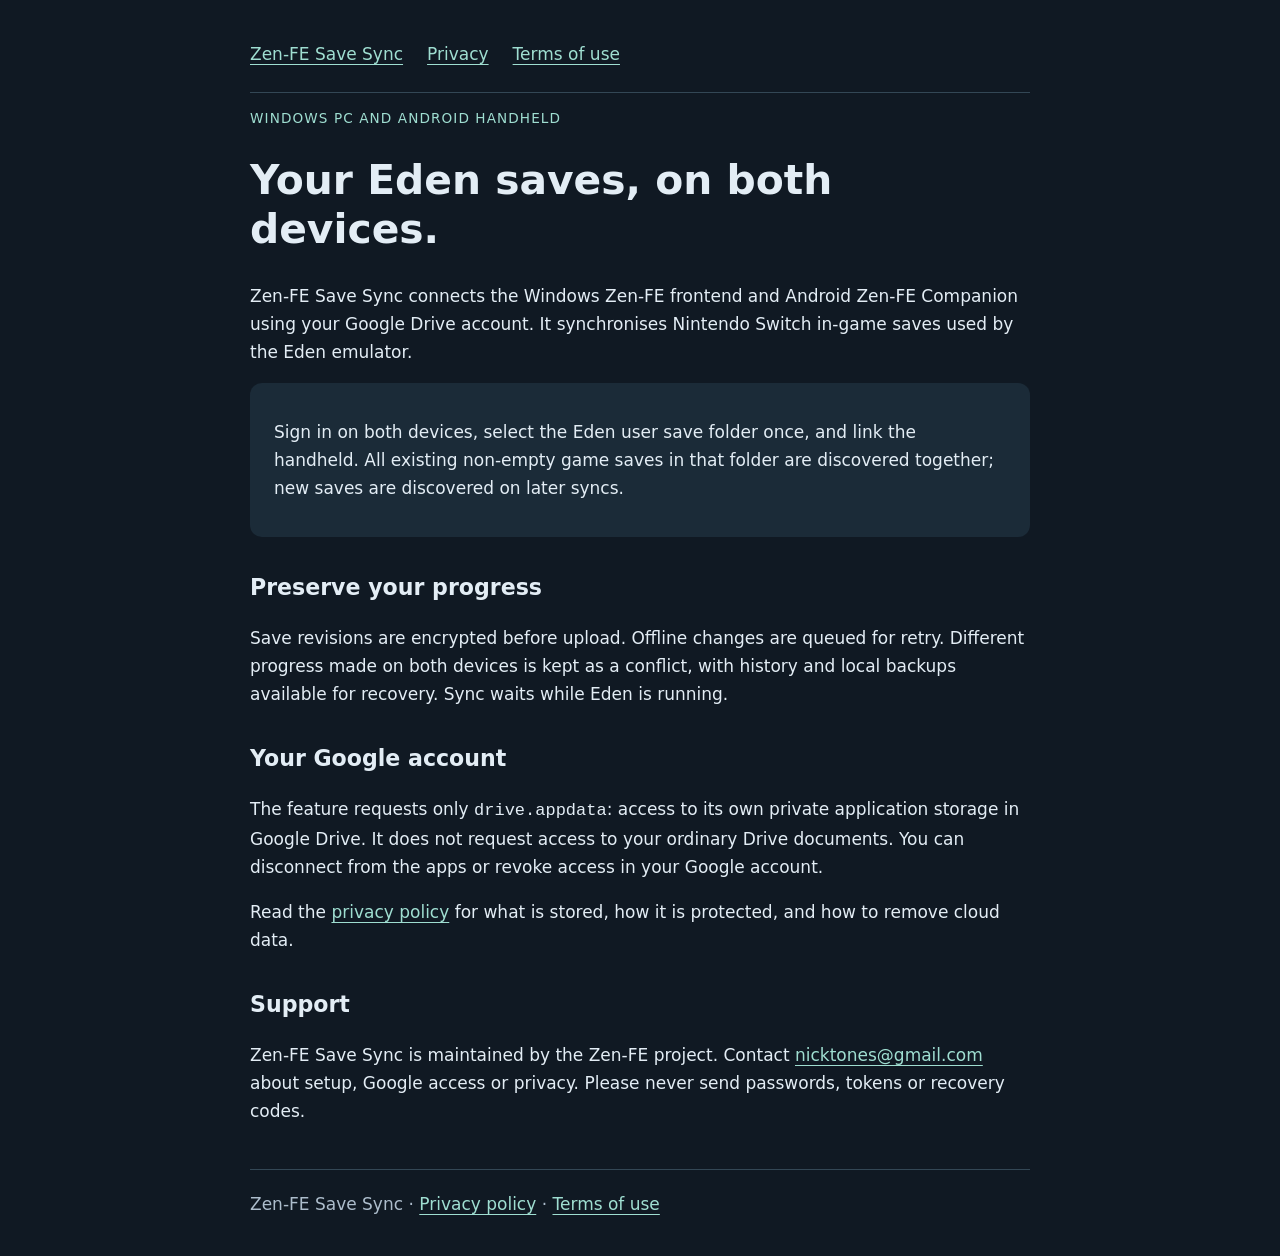
<file: index.html>
<!doctype html>
<html lang="en"><head><meta charset="utf-8"><meta name="viewport" content="width=device-width, initial-scale=1"><title>Zen-FE Save Sync</title><link rel="stylesheet" href="style.css"></head>
<body><nav aria-label="Main"><a href="index.html">Zen-FE Save Sync</a><a href="privacy.html">Privacy</a><a href="terms.html">Terms of use</a></nav><main>
<p class="eyebrow">Windows PC and Android handheld</p><h1>Your Eden saves, on both devices.</h1>
<p>Zen-FE Save Sync connects the Windows Zen-FE frontend and Android Zen-FE Companion using your Google Drive account. It synchronises Nintendo Switch in-game saves used by the Eden emulator.</p>
<div class="panel"><p>Sign in on both devices, select the Eden user save folder once, and link the handheld. All existing non-empty game saves in that folder are discovered together; new saves are discovered on later syncs.</p></div>
<h2>Preserve your progress</h2><p>Save revisions are encrypted before upload. Offline changes are queued for retry. Different progress made on both devices is kept as a conflict, with history and local backups available for recovery. Sync waits while Eden is running.</p>
<h2>Your Google account</h2><p>The feature requests only <code>drive.appdata</code>: access to its own private application storage in Google Drive. It does not request access to your ordinary Drive documents. You can disconnect from the apps or revoke access in your Google account.</p>
<p>Read the <a href="privacy.html">privacy policy</a> for what is stored, how it is protected, and how to remove cloud data.</p>
<h2>Support</h2><p>Zen-FE Save Sync is maintained by the Zen-FE project. Contact <a href="mailto:nicktones@gmail.com">nicktones@gmail.com</a> about setup, Google access or privacy. Please never send passwords, tokens or recovery codes.</p>
</main><footer>Zen-FE Save Sync · <a href="privacy.html">Privacy policy</a> · <a href="terms.html">Terms of use</a></footer></body></html>
</file>
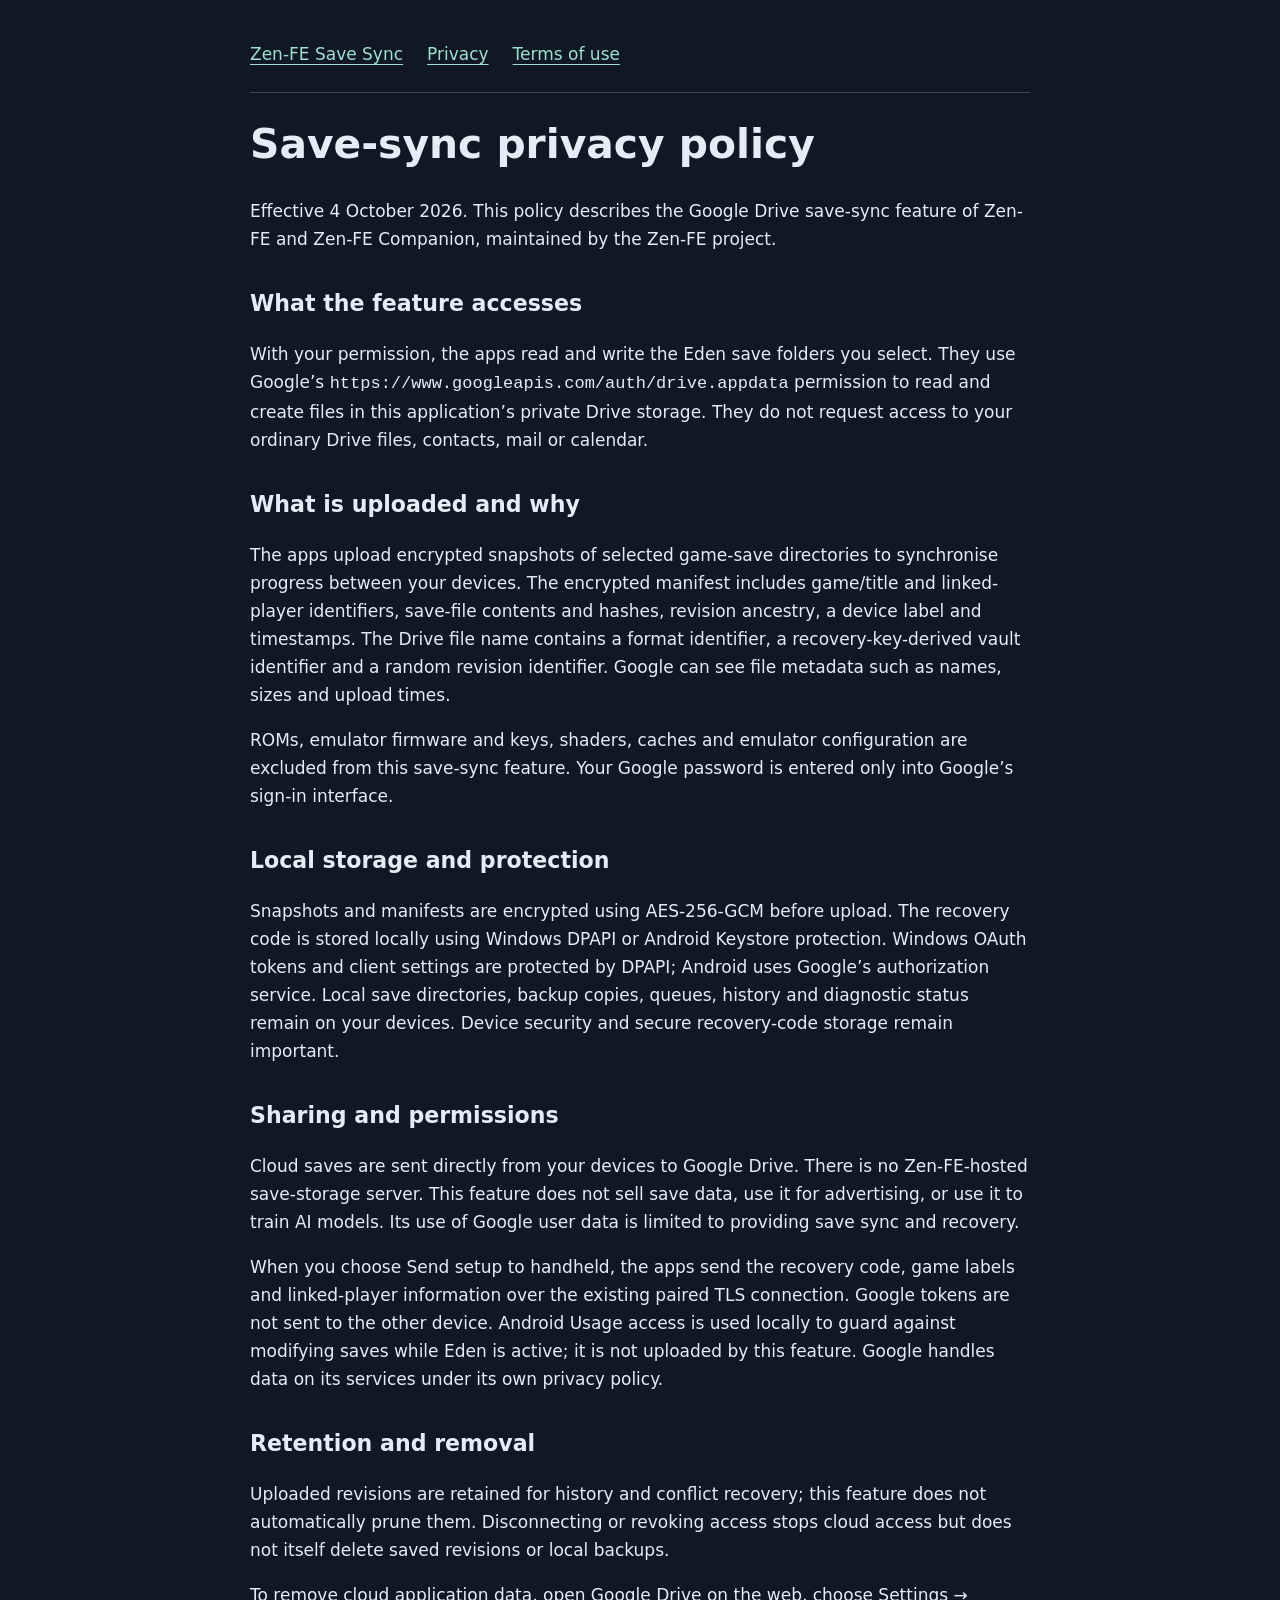
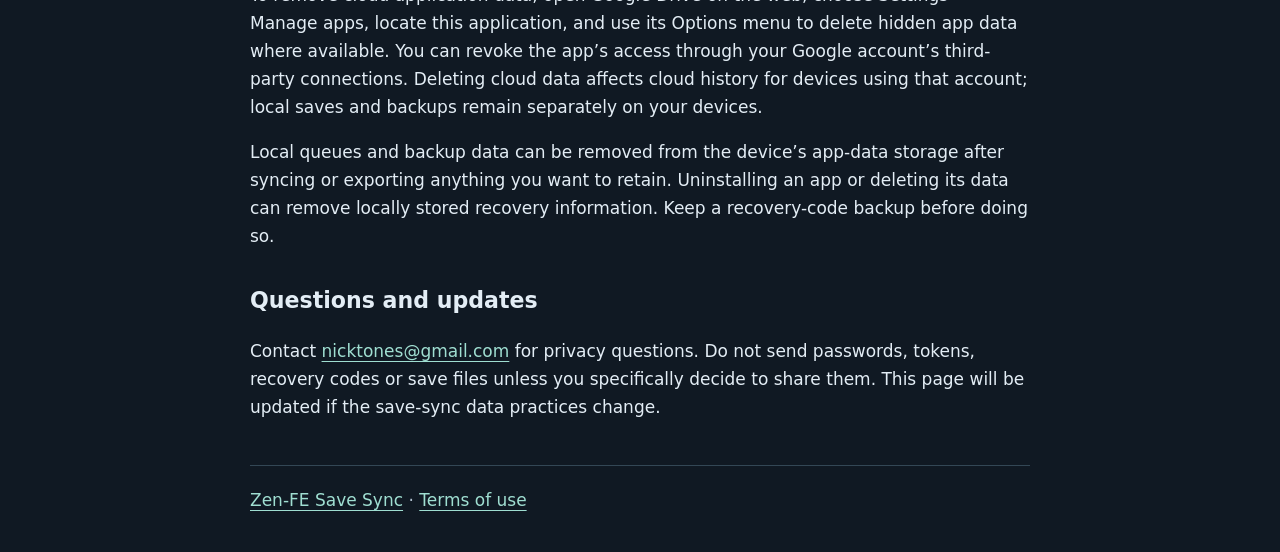
<file: privacy.html>
<!doctype html>
<html lang="en"><head><meta charset="utf-8"><meta name="viewport" content="width=device-width, initial-scale=1"><title>Privacy — Zen-FE Save Sync</title><link rel="stylesheet" href="style.css"></head>
<body><nav aria-label="Main"><a href="index.html">Zen-FE Save Sync</a><a href="privacy.html">Privacy</a><a href="terms.html">Terms of use</a></nav><main>
<h1>Save-sync privacy policy</h1><p>Effective 4 October 2026. This policy describes the Google Drive save-sync feature of Zen-FE and Zen-FE Companion, maintained by the Zen-FE project.</p>
<h2>What the feature accesses</h2><p>With your permission, the apps read and write the Eden save folders you select. They use Google’s <code>https://www.googleapis.com/auth/drive.appdata</code> permission to read and create files in this application’s private Drive storage. They do not request access to your ordinary Drive files, contacts, mail or calendar.</p>
<h2>What is uploaded and why</h2><p>The apps upload encrypted snapshots of selected game-save directories to synchronise progress between your devices. The encrypted manifest includes game/title and linked-player identifiers, save-file contents and hashes, revision ancestry, a device label and timestamps. The Drive file name contains a format identifier, a recovery-key-derived vault identifier and a random revision identifier. Google can see file metadata such as names, sizes and upload times.</p>
<p>ROMs, emulator firmware and keys, shaders, caches and emulator configuration are excluded from this save-sync feature. Your Google password is entered only into Google’s sign-in interface.</p>
<h2>Local storage and protection</h2><p>Snapshots and manifests are encrypted using AES-256-GCM before upload. The recovery code is stored locally using Windows DPAPI or Android Keystore protection. Windows OAuth tokens and client settings are protected by DPAPI; Android uses Google’s authorization service. Local save directories, backup copies, queues, history and diagnostic status remain on your devices. Device security and secure recovery-code storage remain important.</p>
<h2>Sharing and permissions</h2><p>Cloud saves are sent directly from your devices to Google Drive. There is no Zen-FE-hosted save-storage server. This feature does not sell save data, use it for advertising, or use it to train AI models. Its use of Google user data is limited to providing save sync and recovery.</p>
<p>When you choose Send setup to handheld, the apps send the recovery code, game labels and linked-player information over the existing paired TLS connection. Google tokens are not sent to the other device. Android Usage access is used locally to guard against modifying saves while Eden is active; it is not uploaded by this feature. Google handles data on its services under its own privacy policy.</p>
<h2>Retention and removal</h2><p>Uploaded revisions are retained for history and conflict recovery; this feature does not automatically prune them. Disconnecting or revoking access stops cloud access but does not itself delete saved revisions or local backups.</p>
<p>To remove cloud application data, open Google Drive on the web, choose Settings → Manage apps, locate this application, and use its Options menu to delete hidden app data where available. You can revoke the app’s access through your Google account’s third-party connections. Deleting cloud data affects cloud history for devices using that account; local saves and backups remain separately on your devices.</p>
<p>Local queues and backup data can be removed from the device’s app-data storage after syncing or exporting anything you want to retain. Uninstalling an app or deleting its data can remove locally stored recovery information. Keep a recovery-code backup before doing so.</p>
<h2>Questions and updates</h2><p>Contact <a href="mailto:nicktones@gmail.com">nicktones@gmail.com</a> for privacy questions. Do not send passwords, tokens, recovery codes or save files unless you specifically decide to share them. This page will be updated if the save-sync data practices change.</p>
</main><footer><a href="index.html">Zen-FE Save Sync</a> · <a href="terms.html">Terms of use</a></footer></body></html>
</file>
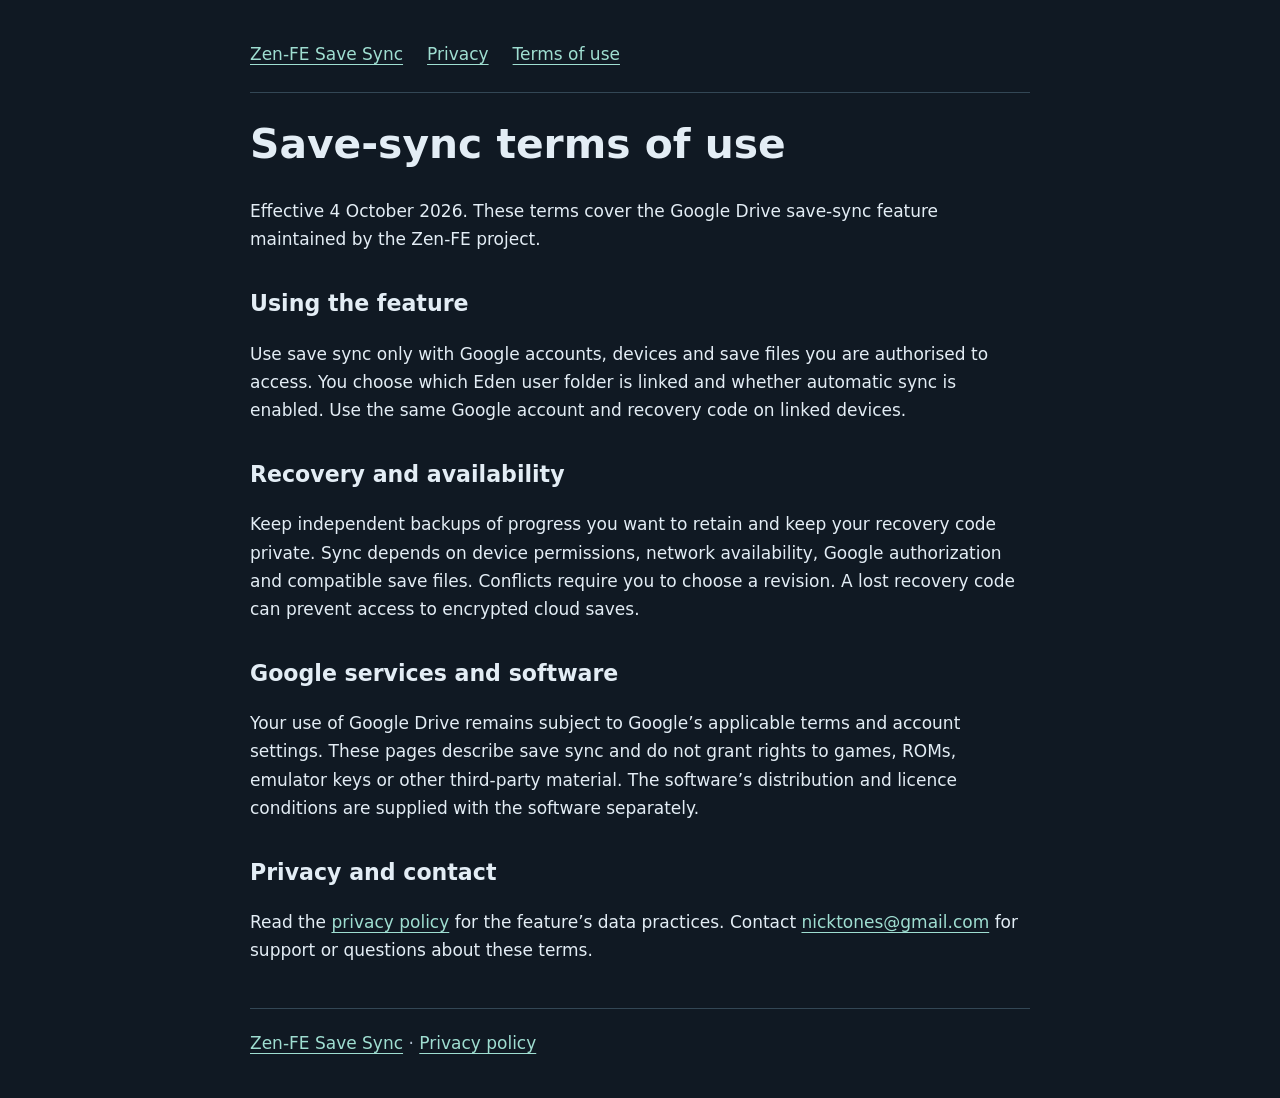
<file: terms.html>
<!doctype html>
<html lang="en"><head><meta charset="utf-8"><meta name="viewport" content="width=device-width, initial-scale=1"><title>Terms of use — Zen-FE Save Sync</title><link rel="stylesheet" href="style.css"></head>
<body><nav aria-label="Main"><a href="index.html">Zen-FE Save Sync</a><a href="privacy.html">Privacy</a><a href="terms.html">Terms of use</a></nav><main>
<h1>Save-sync terms of use</h1><p>Effective 4 October 2026. These terms cover the Google Drive save-sync feature maintained by the Zen-FE project.</p>
<h2>Using the feature</h2><p>Use save sync only with Google accounts, devices and save files you are authorised to access. You choose which Eden user folder is linked and whether automatic sync is enabled. Use the same Google account and recovery code on linked devices.</p>
<h2>Recovery and availability</h2><p>Keep independent backups of progress you want to retain and keep your recovery code private. Sync depends on device permissions, network availability, Google authorization and compatible save files. Conflicts require you to choose a revision. A lost recovery code can prevent access to encrypted cloud saves.</p>
<h2>Google services and software</h2><p>Your use of Google Drive remains subject to Google’s applicable terms and account settings. These pages describe save sync and do not grant rights to games, ROMs, emulator keys or other third-party material. The software’s distribution and licence conditions are supplied with the software separately.</p>
<h2>Privacy and contact</h2><p>Read the <a href="privacy.html">privacy policy</a> for the feature’s data practices. Contact <a href="mailto:nicktones@gmail.com">nicktones@gmail.com</a> for support or questions about these terms.</p>
</main><footer><a href="index.html">Zen-FE Save Sync</a> · <a href="privacy.html">Privacy policy</a></footer></body></html>
</file>
<file: style.css>
:root { color-scheme: dark; font: 17px/1.65 system-ui,sans-serif; background: #101923; color: #e3edf5; }
body { max-width: 780px; margin: auto; padding: 40px 24px; }
nav { display: flex; flex-wrap: wrap; gap: 24px; padding-bottom: 24px; border-bottom: 1px solid #334755; }
a { color: #9fded1; text-underline-offset: 4px; }
h1 { font-size: 2.4rem; line-height: 1.2; }
h2 { font-size: 1.3rem; margin-top: 32px; }
.eyebrow { color: #9fded1; letter-spacing: .08em; text-transform: uppercase; font-size: .8rem; }
.panel { background: #1b2b38; padding: 18px 24px; border-radius: 12px; }
footer { margin-top: 44px; border-top: 1px solid #334755; padding-top: 20px; color: #adbdcc; }
code { overflow-wrap: anywhere; }
</file>
